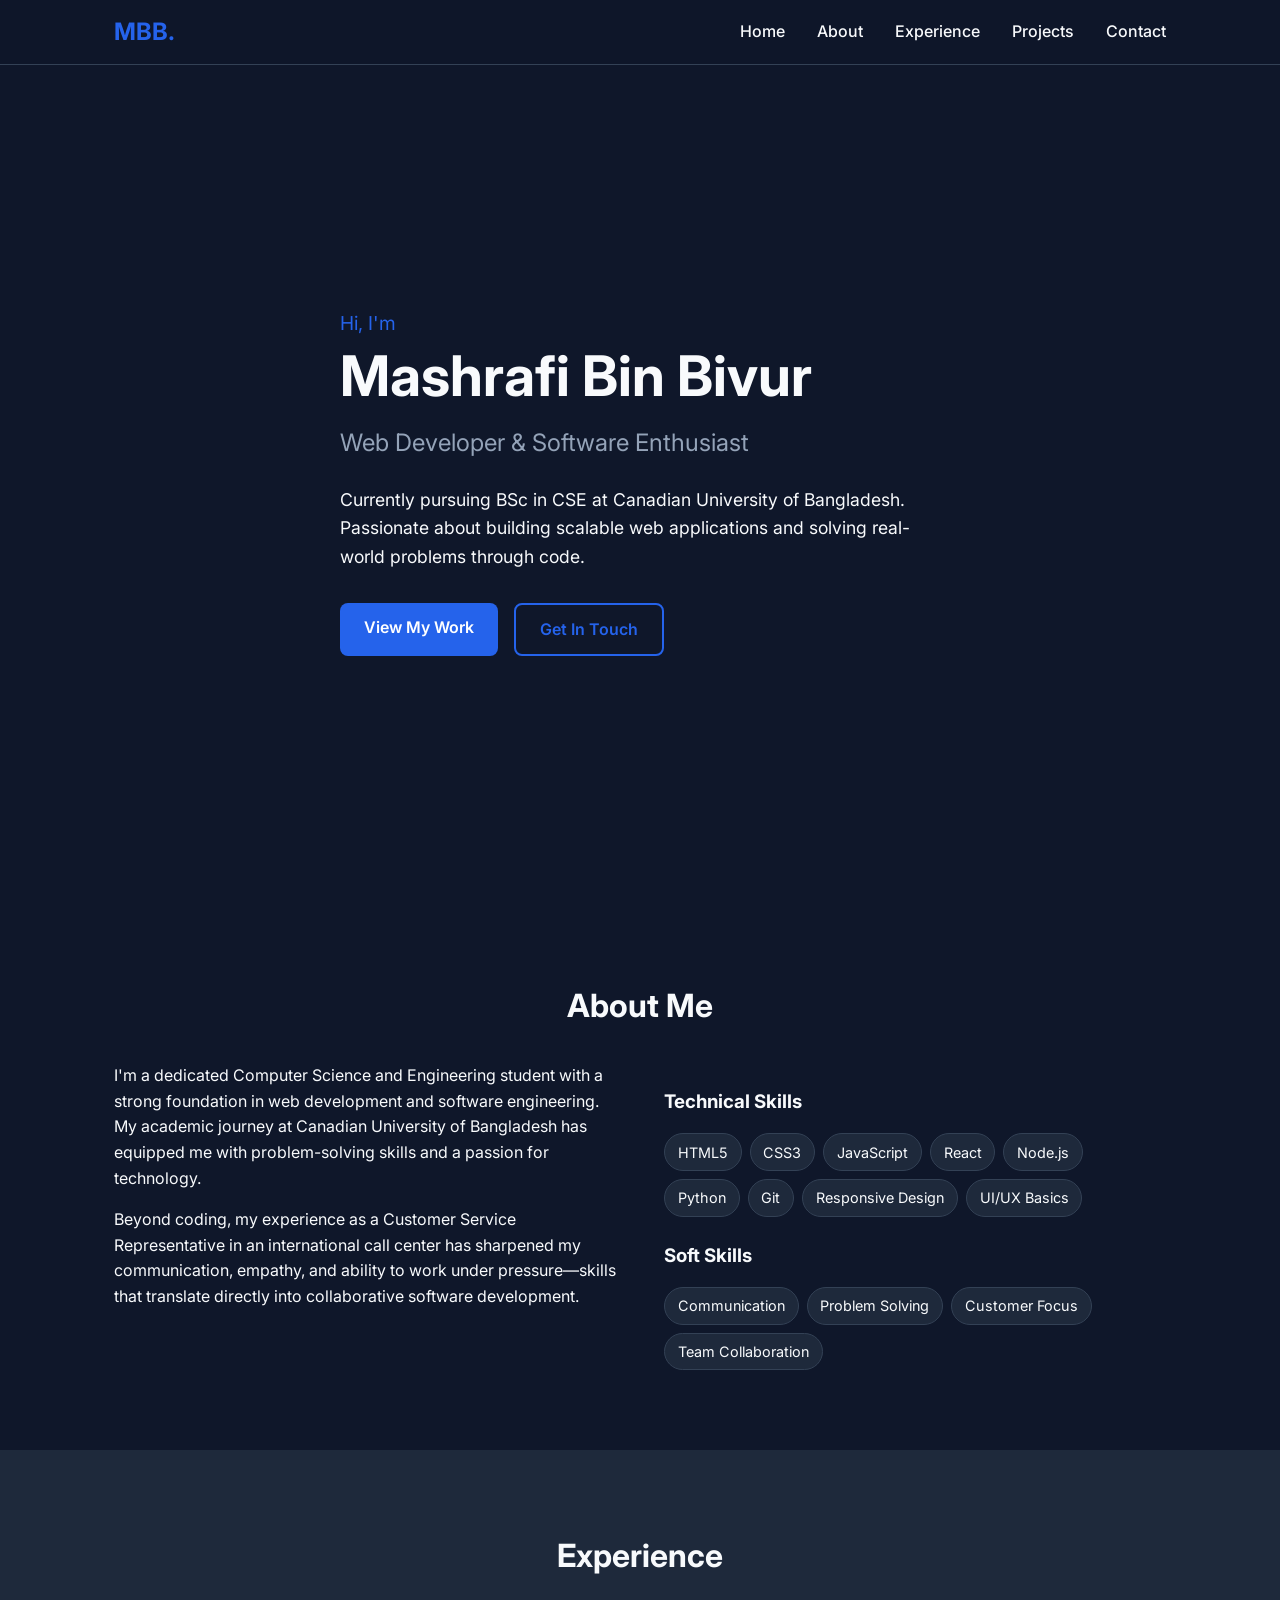
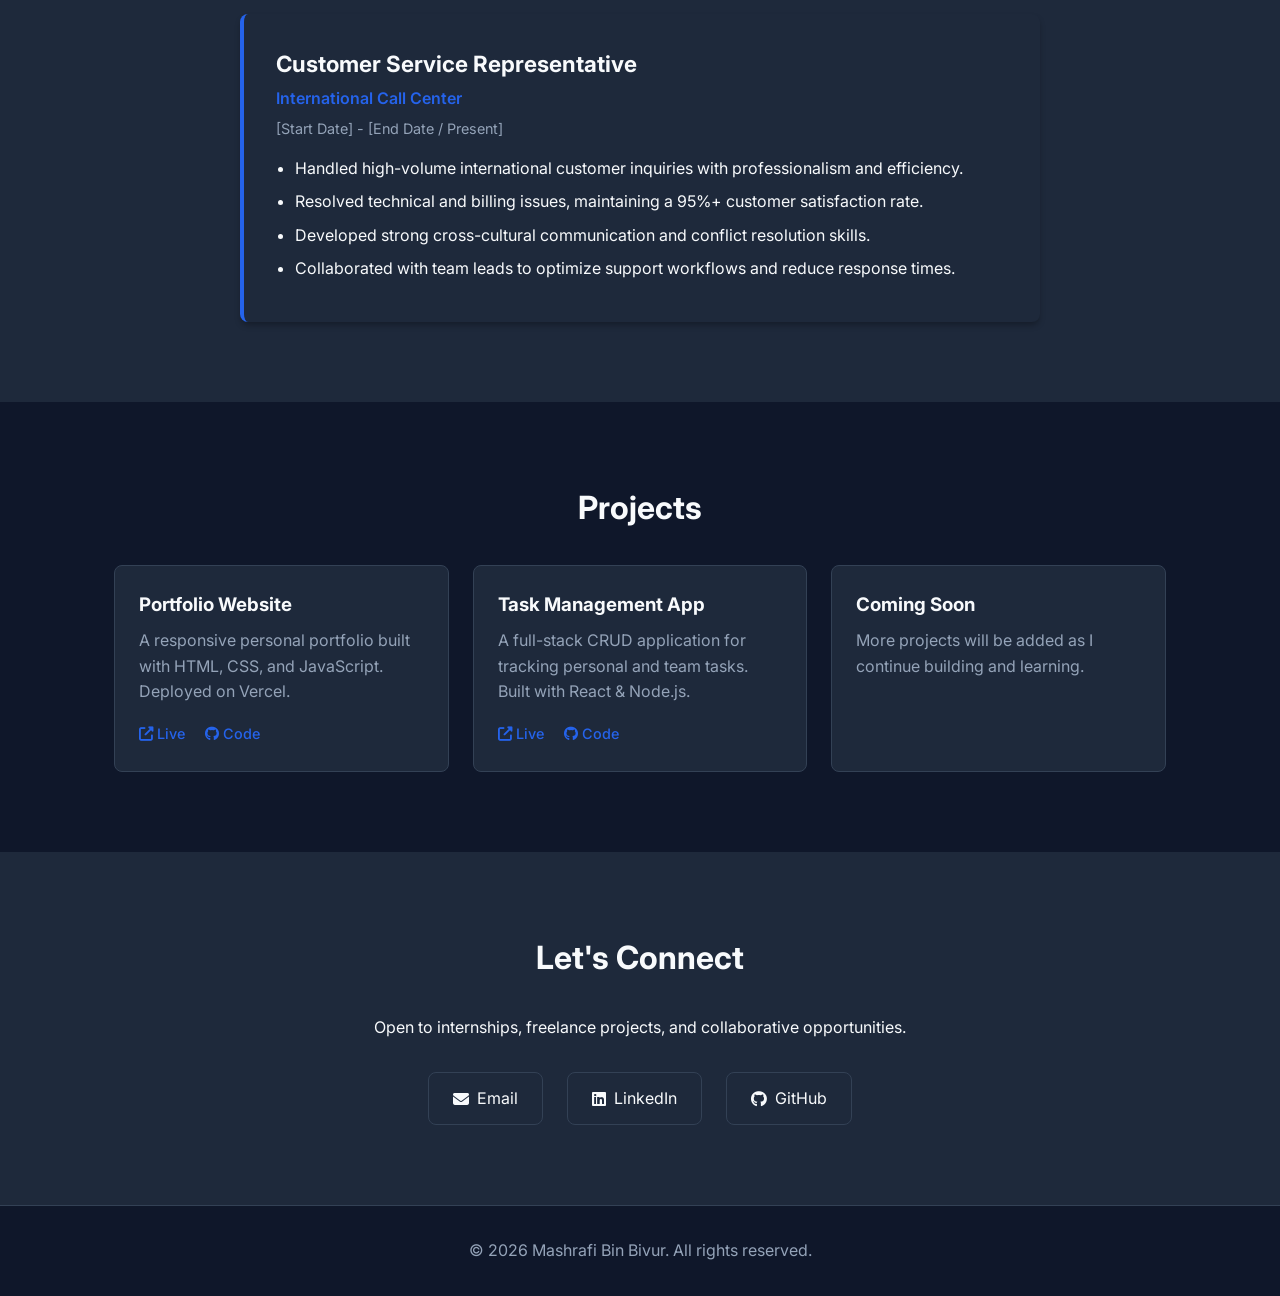
<file: index.html>
<!DOCTYPE html>
<html lang="en">
<head>
  <meta charset="UTF-8">
  <meta name="viewport" content="width=device-width, initial-scale=1.0">
  <title>Mashrafi Bin Bivur | Portfolio</title>
  <link rel="stylesheet" href="style.css">
  <link rel="stylesheet" href="https://cdnjs.cloudflare.com/ajax/libs/font-awesome/6.4.0/css/all.min.css">
  <link href="https://fonts.googleapis.com/css2?family=Inter:wght@300;400;600;700&display=swap" rel="stylesheet">
</head>
<body>
  <!-- Navigation -->
  <nav class="navbar">
    <div class="container nav-container">
      <a href="#home" class="logo">MBB.</a>
      <ul class="nav-links">
        <li><a href="#home">Home</a></li>
        <li><a href="#about">About</a></li>
        <li><a href="#experience">Experience</a></li>
        <li><a href="#projects">Projects</a></li>
        <li><a href="#contact">Contact</a></li>
      </ul>
      <div class="hamburger"><i class="fas fa-bars"></i></div>
    </div>
  </nav>

  <!-- Hero Section -->
  <header id="home" class="hero">
    <div class="container hero-content">
      <p class="greeting">Hi, I'm</p>
      <h1>Mashrafi Bin Bivur</h1>
      <p class="subtitle">Web Developer & Software Enthusiast</p>
      <p class="description">Currently pursuing BSc in CSE at Canadian University of Bangladesh. Passionate about building scalable web applications and solving real-world problems through code.</p>
      <div class="cta-buttons">
        <a href="#projects" class="btn primary">View My Work</a>
        <a href="#contact" class="btn secondary">Get In Touch</a>
      </div>
    </div>
  </header>

  <!-- About Section -->
  <section id="about" class="section">
    <div class="container">
      <h2 class="section-title">About Me</h2>
      <div class="about-grid">
        <div class="about-text">
          <p>I'm a dedicated Computer Science and Engineering student with a strong foundation in web development and software engineering. My academic journey at Canadian University of Bangladesh has equipped me with problem-solving skills and a passion for technology.</p>
          <p>Beyond coding, my experience as a Customer Service Representative in an international call center has sharpened my communication, empathy, and ability to work under pressure—skills that translate directly into collaborative software development.</p>
        </div>
        <div class="skills">
          <h3>Technical Skills</h3>
          <div class="skill-tags">
            <span>HTML5</span><span>CSS3</span><span>JavaScript</span>
            <span>React</span><span>Node.js</span><span>Python</span>
            <span>Git</span><span>Responsive Design</span><span>UI/UX Basics</span>
          </div>
          <h3>Soft Skills</h3>
          <div class="skill-tags">
            <span>Communication</span><span>Problem Solving</span>
            <span>Customer Focus</span><span>Team Collaboration</span>
          </div>
        </div>
      </div>
    </div>
  </section>

  <!-- Experience Section -->
  <section id="experience" class="section alt-bg">
    <div class="container">
      <h2 class="section-title">Experience</h2>
      <div class="timeline">
        <div class="timeline-item">
          <div class="timeline-content">
            <h3>Customer Service Representative</h3>
            <span class="company">International Call Center</span>
            <span class="duration">[Start Date] - [End Date / Present]</span>
            <ul>
              <li>Handled high-volume international customer inquiries with professionalism and efficiency.</li>
              <li>Resolved technical and billing issues, maintaining a 95%+ customer satisfaction rate.</li>
              <li>Developed strong cross-cultural communication and conflict resolution skills.</li>
              <li>Collaborated with team leads to optimize support workflows and reduce response times.</li>
            </ul>
          </div>
        </div>
      </div>
    </div>
  </section>

  <!-- Projects Section -->
  <section id="projects" class="section">
    <div class="container">
      <h2 class="section-title">Projects</h2>
      <div class="projects-grid">
        <div class="project-card">
          <h3>Portfolio Website</h3>
          <p>A responsive personal portfolio built with HTML, CSS, and JavaScript. Deployed on Vercel.</p>
          <div class="project-links">
            <a href="#" target="_blank"><i class="fas fa-external-link-alt"></i> Live</a>
            <a href="#" target="_blank"><i class="fab fa-github"></i> Code</a>
          </div>
        </div>
        <div class="project-card">
          <h3>Task Management App</h3>
          <p>A full-stack CRUD application for tracking personal and team tasks. Built with React & Node.js.</p>
          <div class="project-links">
            <a href="#" target="_blank"><i class="fas fa-external-link-alt"></i> Live</a>
            <a href="#" target="_blank"><i class="fab fa-github"></i> Code</a>
          </div>
        </div>
        <div class="project-card">
          <h3>Coming Soon</h3>
          <p>More projects will be added as I continue building and learning.</p>
        </div>
      </div>
    </div>
  </section>

  <!-- Contact Section -->
  <section id="contact" class="section alt-bg">
    <div class="container contact-container">
      <h2 class="section-title">Let's Connect</h2>
      <p>Open to internships, freelance projects, and collaborative opportunities.</p>
      <div class="contact-links">
        <a href="mailto:your.email@example.com" class="contact-btn"><i class="fas fa-envelope"></i> Email</a>
        <a href="https://linkedin.com/in/yourprofile" target="_blank" class="contact-btn"><i class="fab fa-linkedin"></i> LinkedIn</a>
        <a href="https://github.com/yourusername" target="_blank" class="contact-btn"><i class="fab fa-github"></i> GitHub</a>
      </div>
    </div>
  </section>

  <!-- Footer -->
  <footer>
    <div class="container">
      <p>&copy; <span id="year"></span> Mashrafi Bin Bivur. All rights reserved.</p>
    </div>
  </footer>

  <script src="script.js"></script>
</body>
</html>
</file>
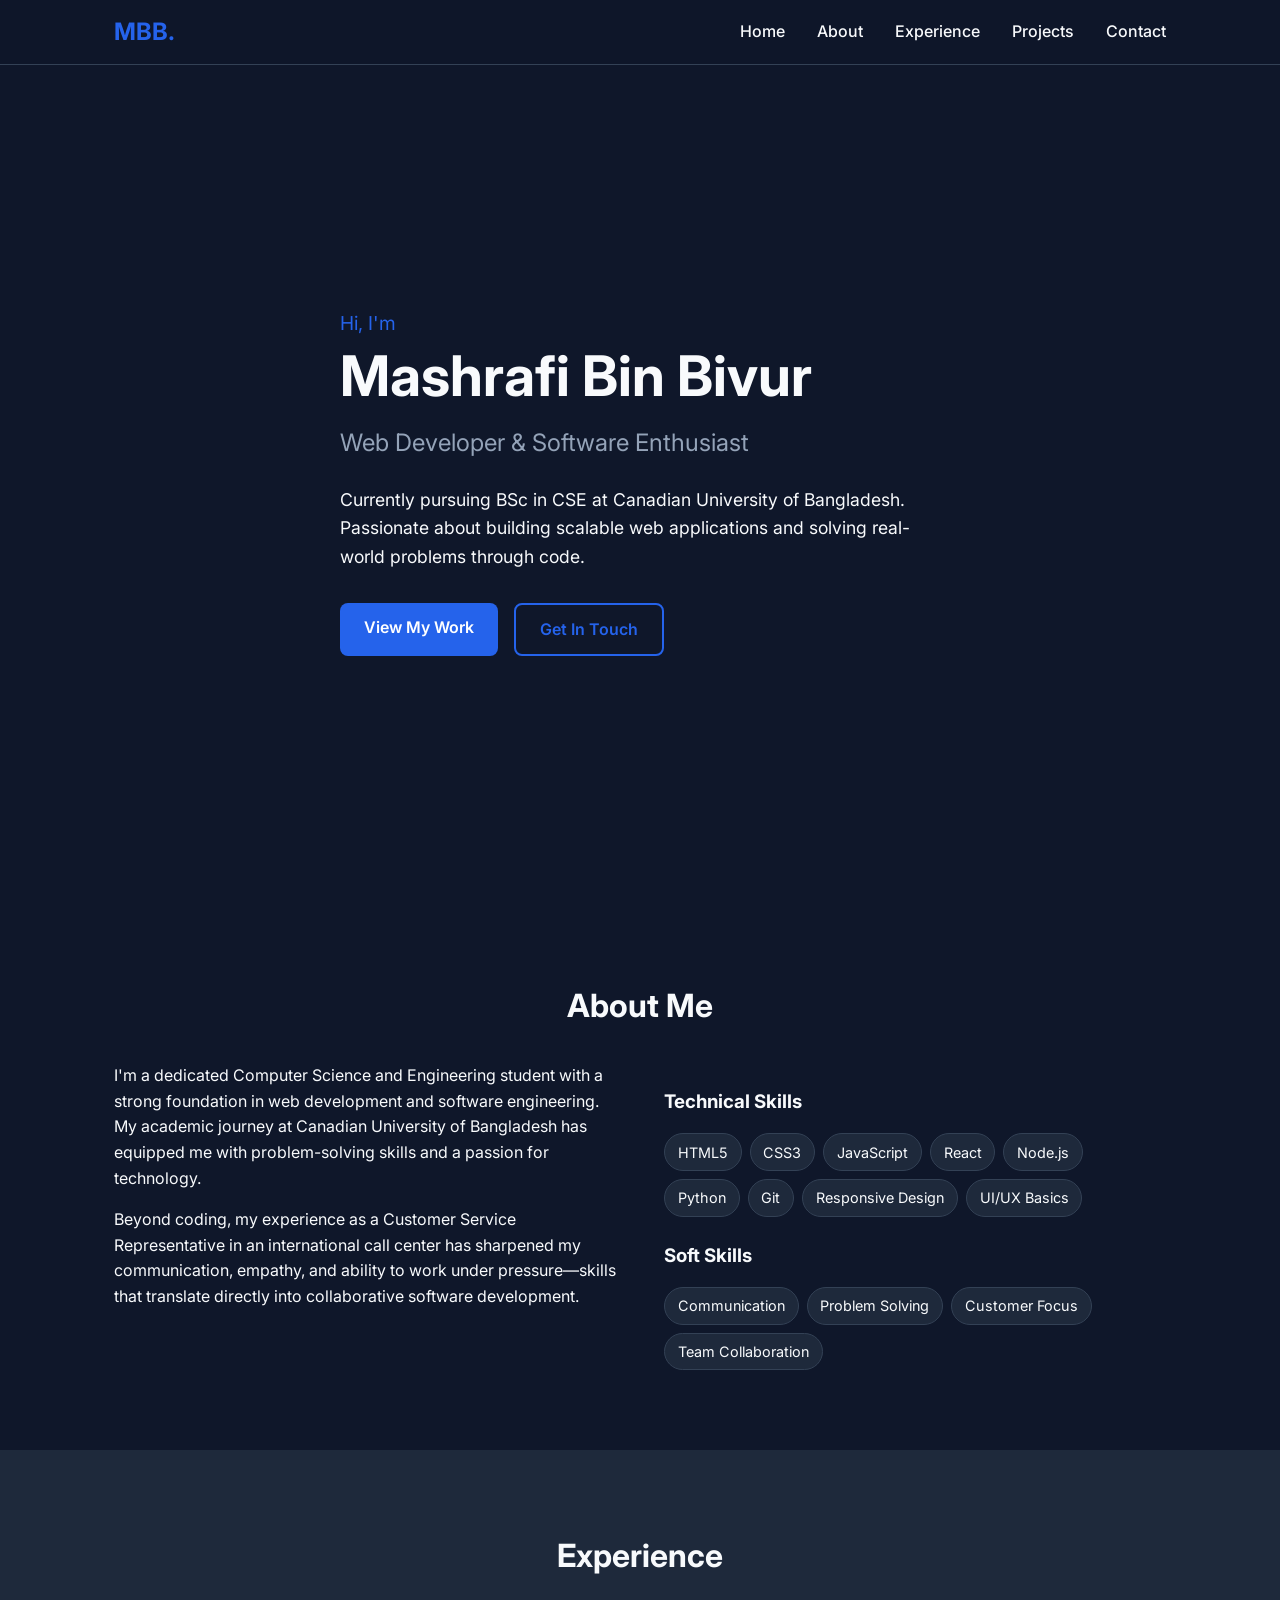
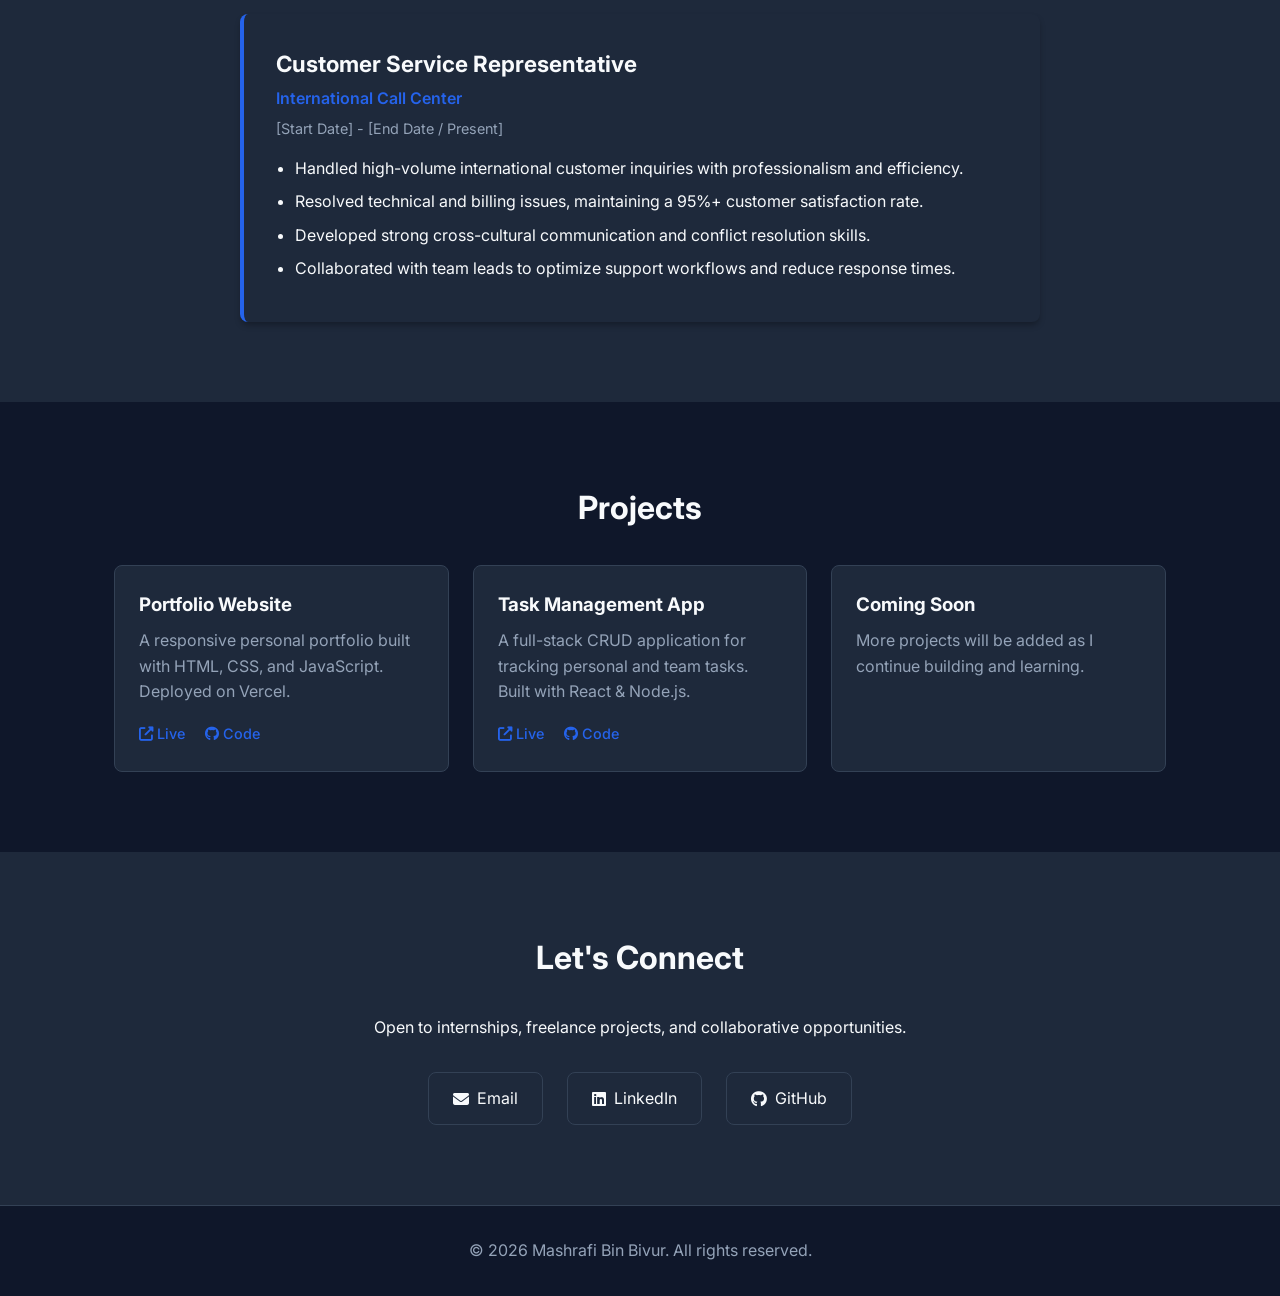
<file: Qwen_html_20260507_ee24l209o.html>
<!DOCTYPE html>
<html lang="en">
<head>
  <meta charset="UTF-8">
  <meta name="viewport" content="width=device-width, initial-scale=1.0">
  <title>Mashrafi Bin Bivur | Portfolio</title>
  <link rel="stylesheet" href="style.css">
  <link rel="stylesheet" href="https://cdnjs.cloudflare.com/ajax/libs/font-awesome/6.4.0/css/all.min.css">
  <link href="https://fonts.googleapis.com/css2?family=Inter:wght@300;400;600;700&display=swap" rel="stylesheet">
</head>
<body>
  <!-- Navigation -->
  <nav class="navbar">
    <div class="container nav-container">
      <a href="#home" class="logo">MBB.</a>
      <ul class="nav-links">
        <li><a href="#home">Home</a></li>
        <li><a href="#about">About</a></li>
        <li><a href="#experience">Experience</a></li>
        <li><a href="#projects">Projects</a></li>
        <li><a href="#contact">Contact</a></li>
      </ul>
      <div class="hamburger"><i class="fas fa-bars"></i></div>
    </div>
  </nav>

  <!-- Hero Section -->
  <header id="home" class="hero">
    <div class="container hero-content">
      <p class="greeting">Hi, I'm</p>
      <h1>Mashrafi Bin Bivur</h1>
      <p class="subtitle">Web Developer & Software Enthusiast</p>
      <p class="description">Currently pursuing BSc in CSE at Canadian University of Bangladesh. Passionate about building scalable web applications and solving real-world problems through code.</p>
      <div class="cta-buttons">
        <a href="#projects" class="btn primary">View My Work</a>
        <a href="#contact" class="btn secondary">Get In Touch</a>
      </div>
    </div>
  </header>

  <!-- About Section -->
  <section id="about" class="section">
    <div class="container">
      <h2 class="section-title">About Me</h2>
      <div class="about-grid">
        <div class="about-text">
          <p>I'm a dedicated Computer Science and Engineering student with a strong foundation in web development and software engineering. My academic journey at Canadian University of Bangladesh has equipped me with problem-solving skills and a passion for technology.</p>
          <p>Beyond coding, my experience as a Customer Service Representative in an international call center has sharpened my communication, empathy, and ability to work under pressure—skills that translate directly into collaborative software development.</p>
        </div>
        <div class="skills">
          <h3>Technical Skills</h3>
          <div class="skill-tags">
            <span>HTML5</span><span>CSS3</span><span>JavaScript</span>
            <span>React</span><span>Node.js</span><span>Python</span>
            <span>Git</span><span>Responsive Design</span><span>UI/UX Basics</span>
          </div>
          <h3>Soft Skills</h3>
          <div class="skill-tags">
            <span>Communication</span><span>Problem Solving</span>
            <span>Customer Focus</span><span>Team Collaboration</span>
          </div>
        </div>
      </div>
    </div>
  </section>

  <!-- Experience Section -->
  <section id="experience" class="section alt-bg">
    <div class="container">
      <h2 class="section-title">Experience</h2>
      <div class="timeline">
        <div class="timeline-item">
          <div class="timeline-content">
            <h3>Customer Service Representative</h3>
            <span class="company">International Call Center</span>
            <span class="duration">[Start Date] - [End Date / Present]</span>
            <ul>
              <li>Handled high-volume international customer inquiries with professionalism and efficiency.</li>
              <li>Resolved technical and billing issues, maintaining a 95%+ customer satisfaction rate.</li>
              <li>Developed strong cross-cultural communication and conflict resolution skills.</li>
              <li>Collaborated with team leads to optimize support workflows and reduce response times.</li>
            </ul>
          </div>
        </div>
      </div>
    </div>
  </section>

  <!-- Projects Section -->
  <section id="projects" class="section">
    <div class="container">
      <h2 class="section-title">Projects</h2>
      <div class="projects-grid">
        <div class="project-card">
          <h3>Portfolio Website</h3>
          <p>A responsive personal portfolio built with HTML, CSS, and JavaScript. Deployed on Vercel.</p>
          <div class="project-links">
            <a href="#" target="_blank"><i class="fas fa-external-link-alt"></i> Live</a>
            <a href="#" target="_blank"><i class="fab fa-github"></i> Code</a>
          </div>
        </div>
        <div class="project-card">
          <h3>Task Management App</h3>
          <p>A full-stack CRUD application for tracking personal and team tasks. Built with React & Node.js.</p>
          <div class="project-links">
            <a href="#" target="_blank"><i class="fas fa-external-link-alt"></i> Live</a>
            <a href="#" target="_blank"><i class="fab fa-github"></i> Code</a>
          </div>
        </div>
        <div class="project-card">
          <h3>Coming Soon</h3>
          <p>More projects will be added as I continue building and learning.</p>
        </div>
      </div>
    </div>
  </section>

  <!-- Contact Section -->
  <section id="contact" class="section alt-bg">
    <div class="container contact-container">
      <h2 class="section-title">Let's Connect</h2>
      <p>Open to internships, freelance projects, and collaborative opportunities.</p>
      <div class="contact-links">
        <a href="mailto:your.email@example.com" class="contact-btn"><i class="fas fa-envelope"></i> Email</a>
        <a href="https://linkedin.com/in/yourprofile" target="_blank" class="contact-btn"><i class="fab fa-linkedin"></i> LinkedIn</a>
        <a href="https://github.com/yourusername" target="_blank" class="contact-btn"><i class="fab fa-github"></i> GitHub</a>
      </div>
    </div>
  </section>

  <!-- Footer -->
  <footer>
    <div class="container">
      <p>&copy; <span id="year"></span> Mashrafi Bin Bivur. All rights reserved.</p>
    </div>
  </footer>

  <script src="script.js"></script>
</body>
</html>
</file>
<file: style.css>
:root {
  --primary: #2563eb;
  --primary-dark: #1d4ed8;
  --bg: #0f172a;
  --bg-alt: #1e293b;
  --text: #f8fafc;
  --text-muted: #94a3b8;
  --card-bg: #1e293b;
  --border: #334155;
  --radius: 8px;
  --shadow: 0 4px 6px -1px rgba(0,0,0,0.3);
}

* { margin: 0; padding: 0; box-sizing: border-box; }
body {
  font-family: 'Inter', system-ui, sans-serif;
  background: var(--bg);
  color: var(--text);
  line-height: 1.6;
  scroll-behavior: smooth;
}

.container { max-width: 1100px; margin: 0 auto; padding: 0 1.5rem; }
.section { padding: 5rem 0; }
.alt-bg { background: var(--bg-alt); }
.section-title { font-size: 2rem; margin-bottom: 2rem; text-align: center; }
a { color: inherit; text-decoration: none; }

/* Navbar */
.navbar {
  position: fixed; top: 0; width: 100%; background: rgba(15,23,42,0.95);
  backdrop-filter: blur(10px); border-bottom: 1px solid var(--border); z-index: 1000;
}
.nav-container { display: flex; justify-content: space-between; align-items: center; height: 4rem; }
.logo { font-size: 1.5rem; font-weight: 700; color: var(--primary); }
.nav-links { display: flex; gap: 2rem; list-style: none; }
.nav-links a { font-weight: 500; transition: color 0.3s; }
.nav-links a:hover { color: var(--primary); }
.hamburger { display: none; cursor: pointer; font-size: 1.5rem; }

/* Hero */
.hero { min-height: 100vh; display: flex; align-items: center; padding-top: 4rem; }
.hero-content { max-width: 700px; }
.greeting { color: var(--primary); font-size: 1.2rem; margin-bottom: 0.5rem; }
.hero h1 { font-size: 3.5rem; margin-bottom: 1rem; line-height: 1.1; }
.subtitle { font-size: 1.5rem; color: var(--text-muted); margin-bottom: 1.5rem; }
.description { font-size: 1.1rem; margin-bottom: 2rem; max-width: 600px; }
.cta-buttons { display: flex; gap: 1rem; flex-wrap: wrap; }
.btn { padding: 0.75rem 1.5rem; border-radius: var(--radius); font-weight: 600; transition: all 0.3s; display: inline-block; }
.btn.primary { background: var(--primary); color: white; }
.btn.primary:hover { background: var(--primary-dark); transform: translateY(-2px); }
.btn.secondary { background: transparent; border: 2px solid var(--primary); color: var(--primary); }
.btn.secondary:hover { background: var(--primary); color: white; }

/* About */
.about-grid { display: grid; grid-template-columns: 1fr 1fr; gap: 3rem; align-items: start; }
.about-text p { margin-bottom: 1rem; }
.skills h3 { margin-bottom: 1rem; margin-top: 1.5rem; }
.skill-tags { display: flex; flex-wrap: wrap; gap: 0.5rem; }
.skill-tags span { background: var(--card-bg); padding: 0.4rem 0.8rem; border-radius: 20px; font-size: 0.9rem; border: 1px solid var(--border); }

/* Experience */
.timeline { max-width: 800px; margin: 0 auto; }
.timeline-item { background: var(--card-bg); padding: 2rem; border-radius: var(--radius); border-left: 4px solid var(--primary); box-shadow: var(--shadow); }
.timeline-content h3 { font-size: 1.4rem; margin-bottom: 0.3rem; }
.company { color: var(--primary); font-weight: 600; display: block; margin-bottom: 0.3rem; }
.duration { color: var(--text-muted); font-size: 0.9rem; display: block; margin-bottom: 1rem; }
.timeline-content ul { padding-left: 1.2rem; }
.timeline-content li { margin-bottom: 0.5rem; }

/* Projects */
.projects-grid { display: grid; grid-template-columns: repeat(auto-fit, minmax(300px, 1fr)); gap: 1.5rem; }
.project-card { background: var(--card-bg); padding: 1.5rem; border-radius: var(--radius); border: 1px solid var(--border); transition: transform 0.3s; }
.project-card:hover { transform: translateY(-5px); }
.project-card h3 { margin-bottom: 0.5rem; }
.project-card p { color: var(--text-muted); margin-bottom: 1rem; }
.project-links a { color: var(--primary); margin-right: 1rem; font-size: 0.9rem; font-weight: 500; }
.project-links a:hover { text-decoration: underline; }

/* Contact */
.contact-container { text-align: center; max-width: 700px; margin: 0 auto; }
.contact-links { display: flex; justify-content: center; gap: 1.5rem; margin-top: 2rem; flex-wrap: wrap; }
.contact-btn { background: var(--card-bg); padding: 0.8rem 1.5rem; border-radius: var(--radius); border: 1px solid var(--border); display: flex; align-items: center; gap: 0.5rem; transition: all 0.3s; }
.contact-btn:hover { background: var(--primary); border-color: var(--primary); }

/* Footer */
footer { padding: 2rem 0; text-align: center; border-top: 1px solid var(--border); color: var(--text-muted); }

/* Responsive */
@media (max-width: 768px) {
  .nav-links { position: fixed; top: 4rem; right: -100%; width: 70%; height: calc(100vh - 4rem); background: var(--bg); flex-direction: column; padding: 2rem; transition: right 0.3s; }
  .nav-links.active { right: 0; }
  .hamburger { display: block; }
  .hero h1 { font-size: 2.5rem; }
  .about-grid { grid-template-columns: 1fr; }
}
</file>
